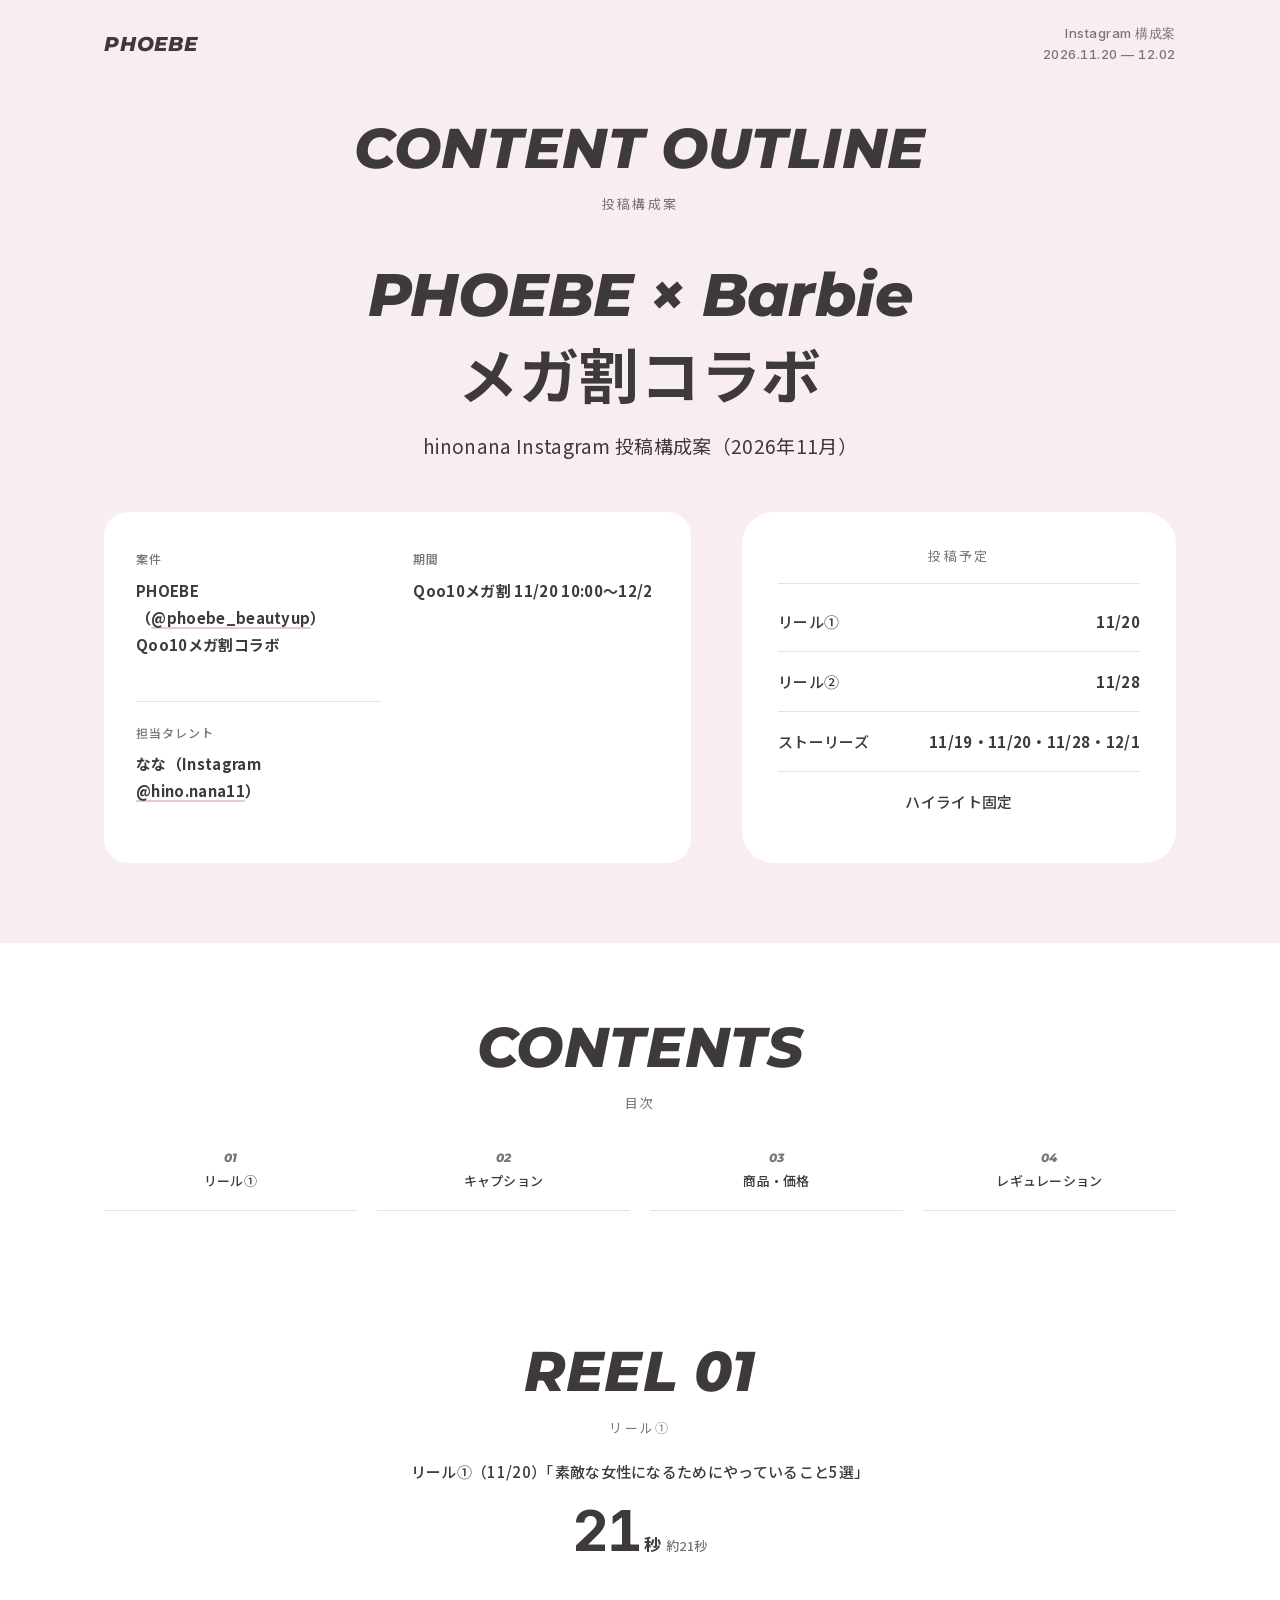
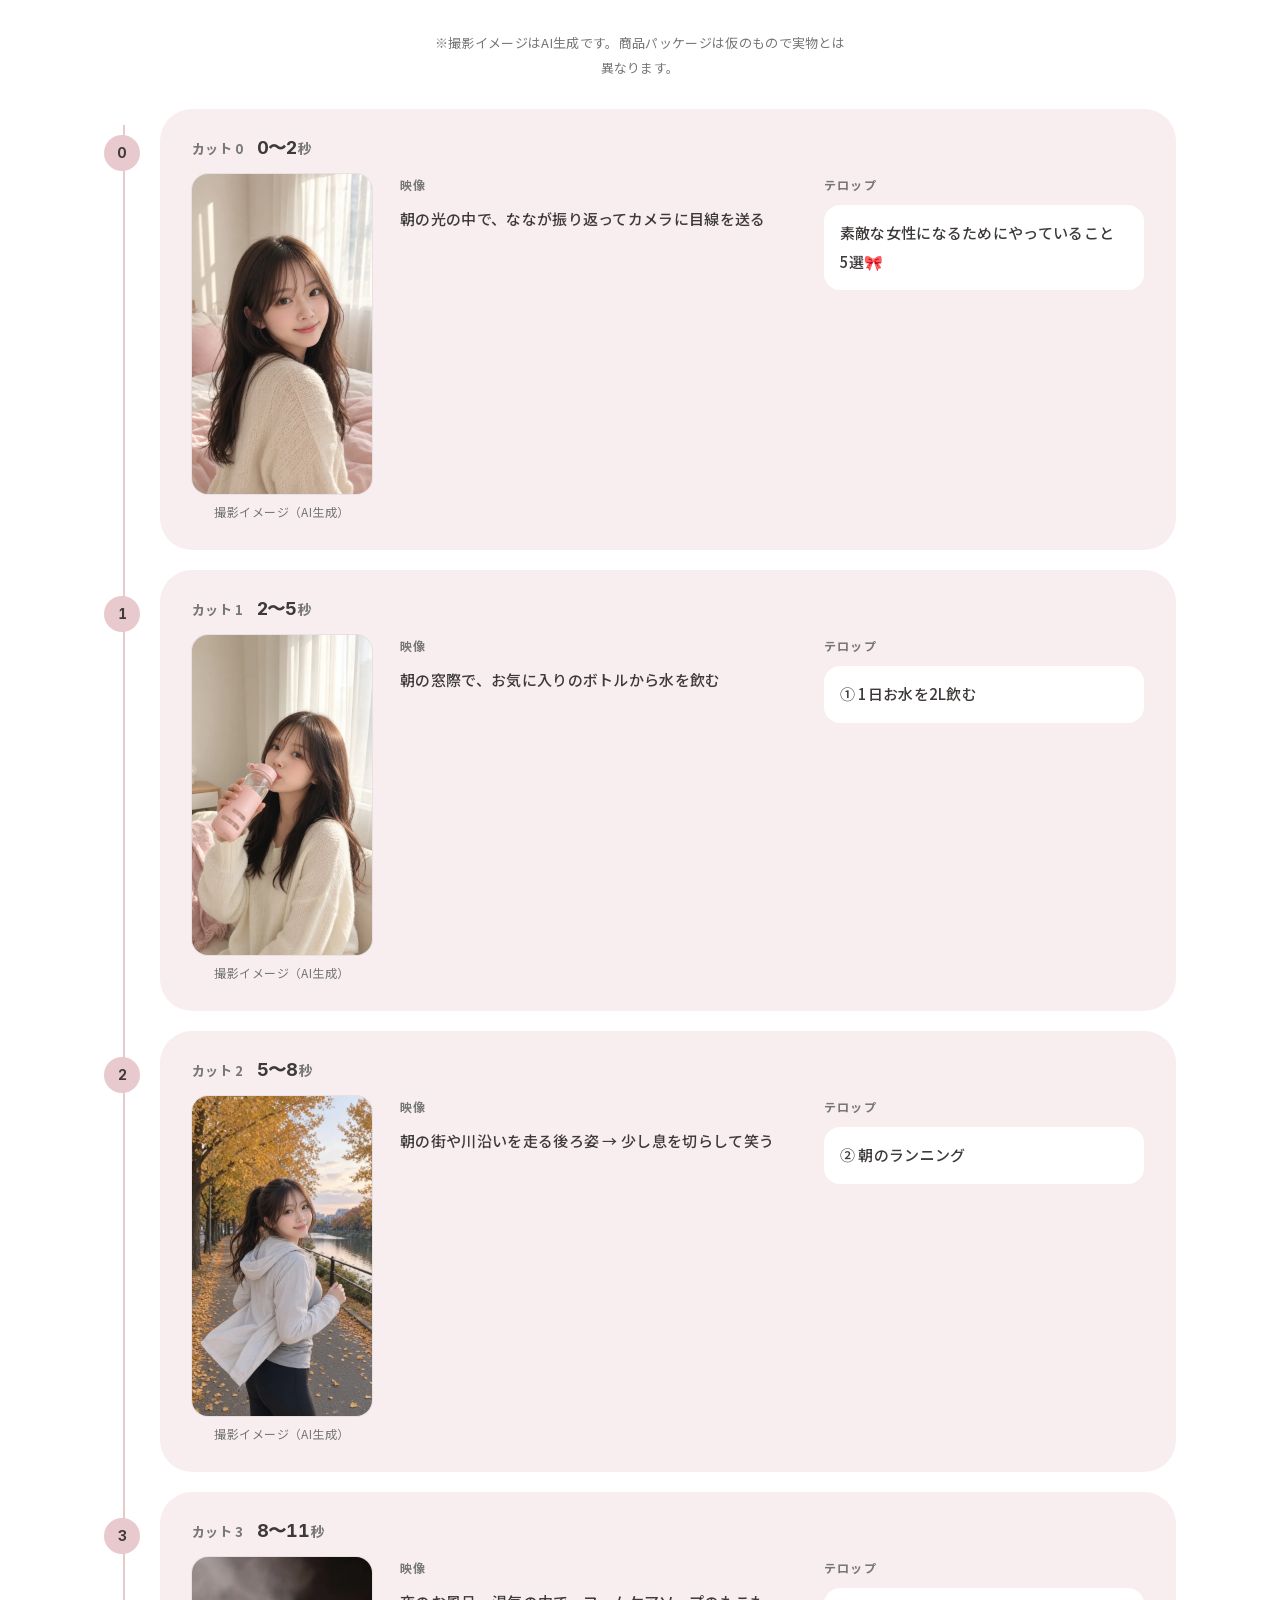
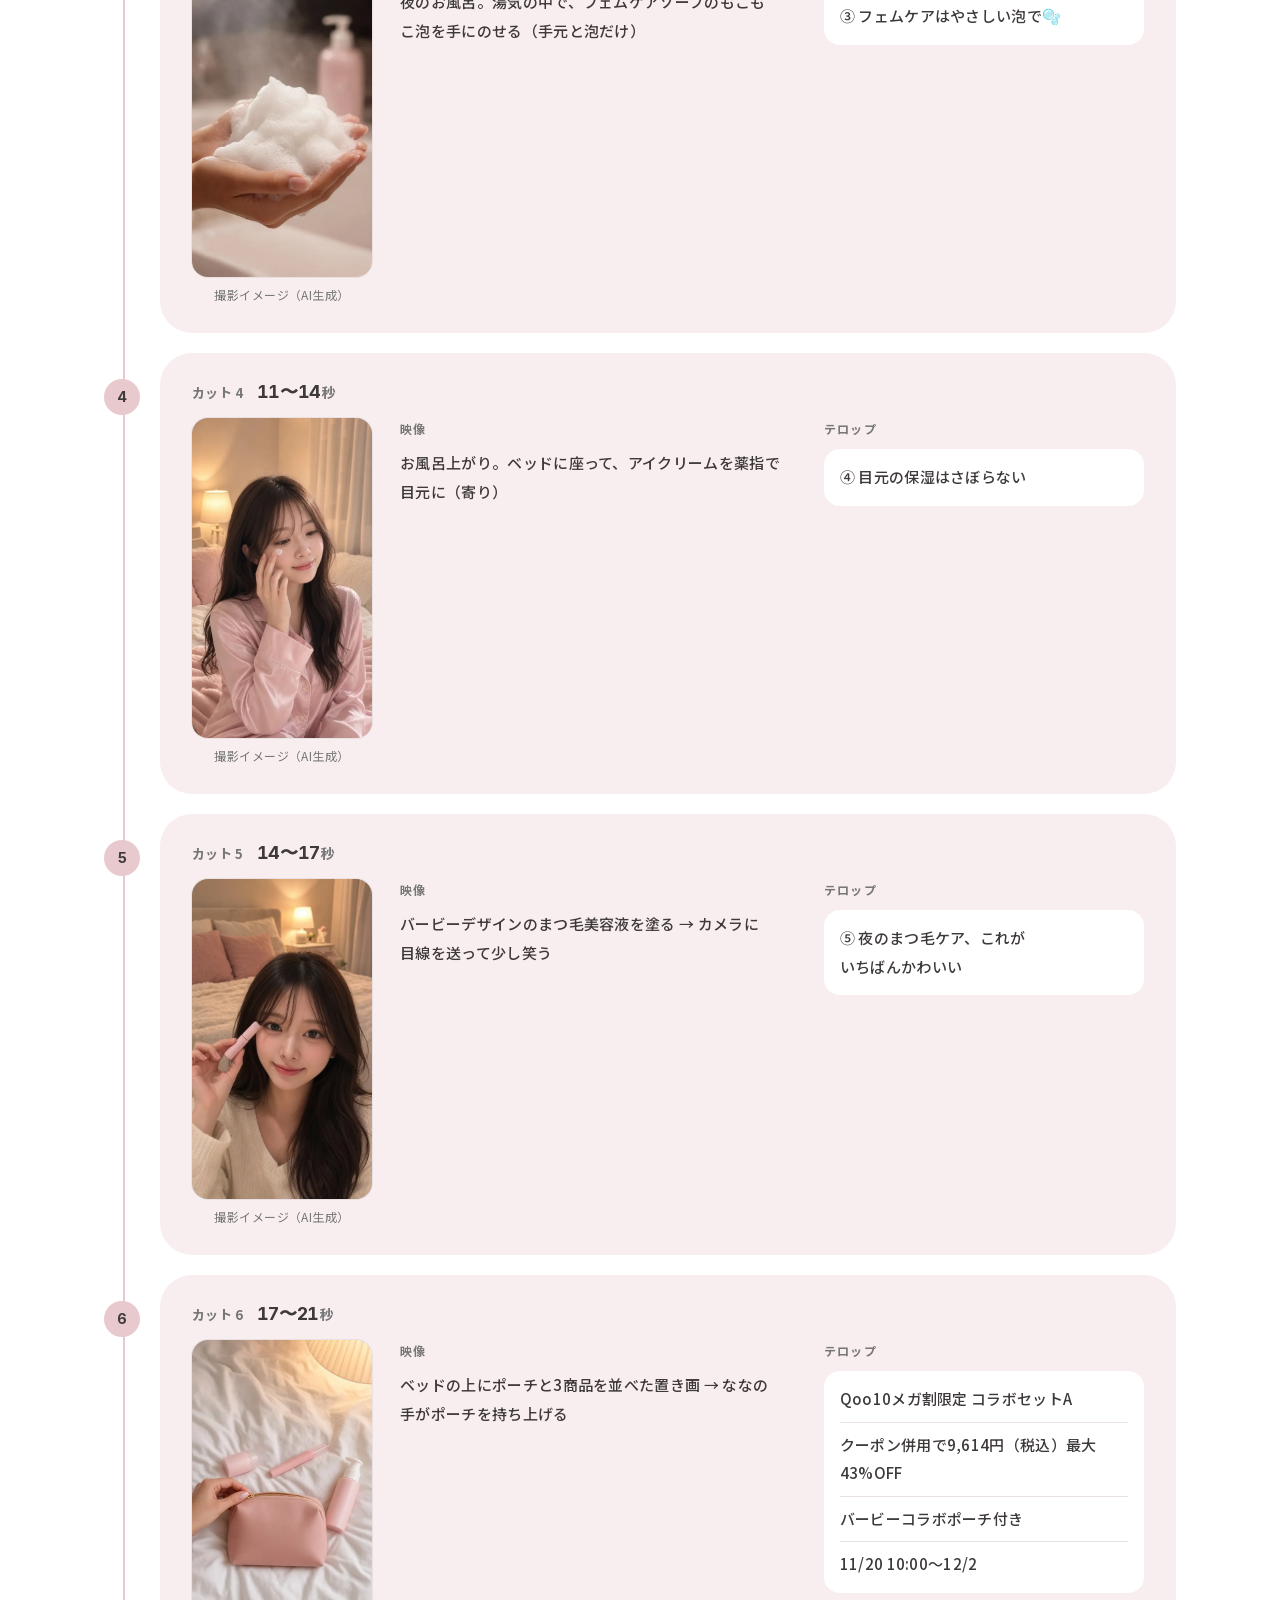
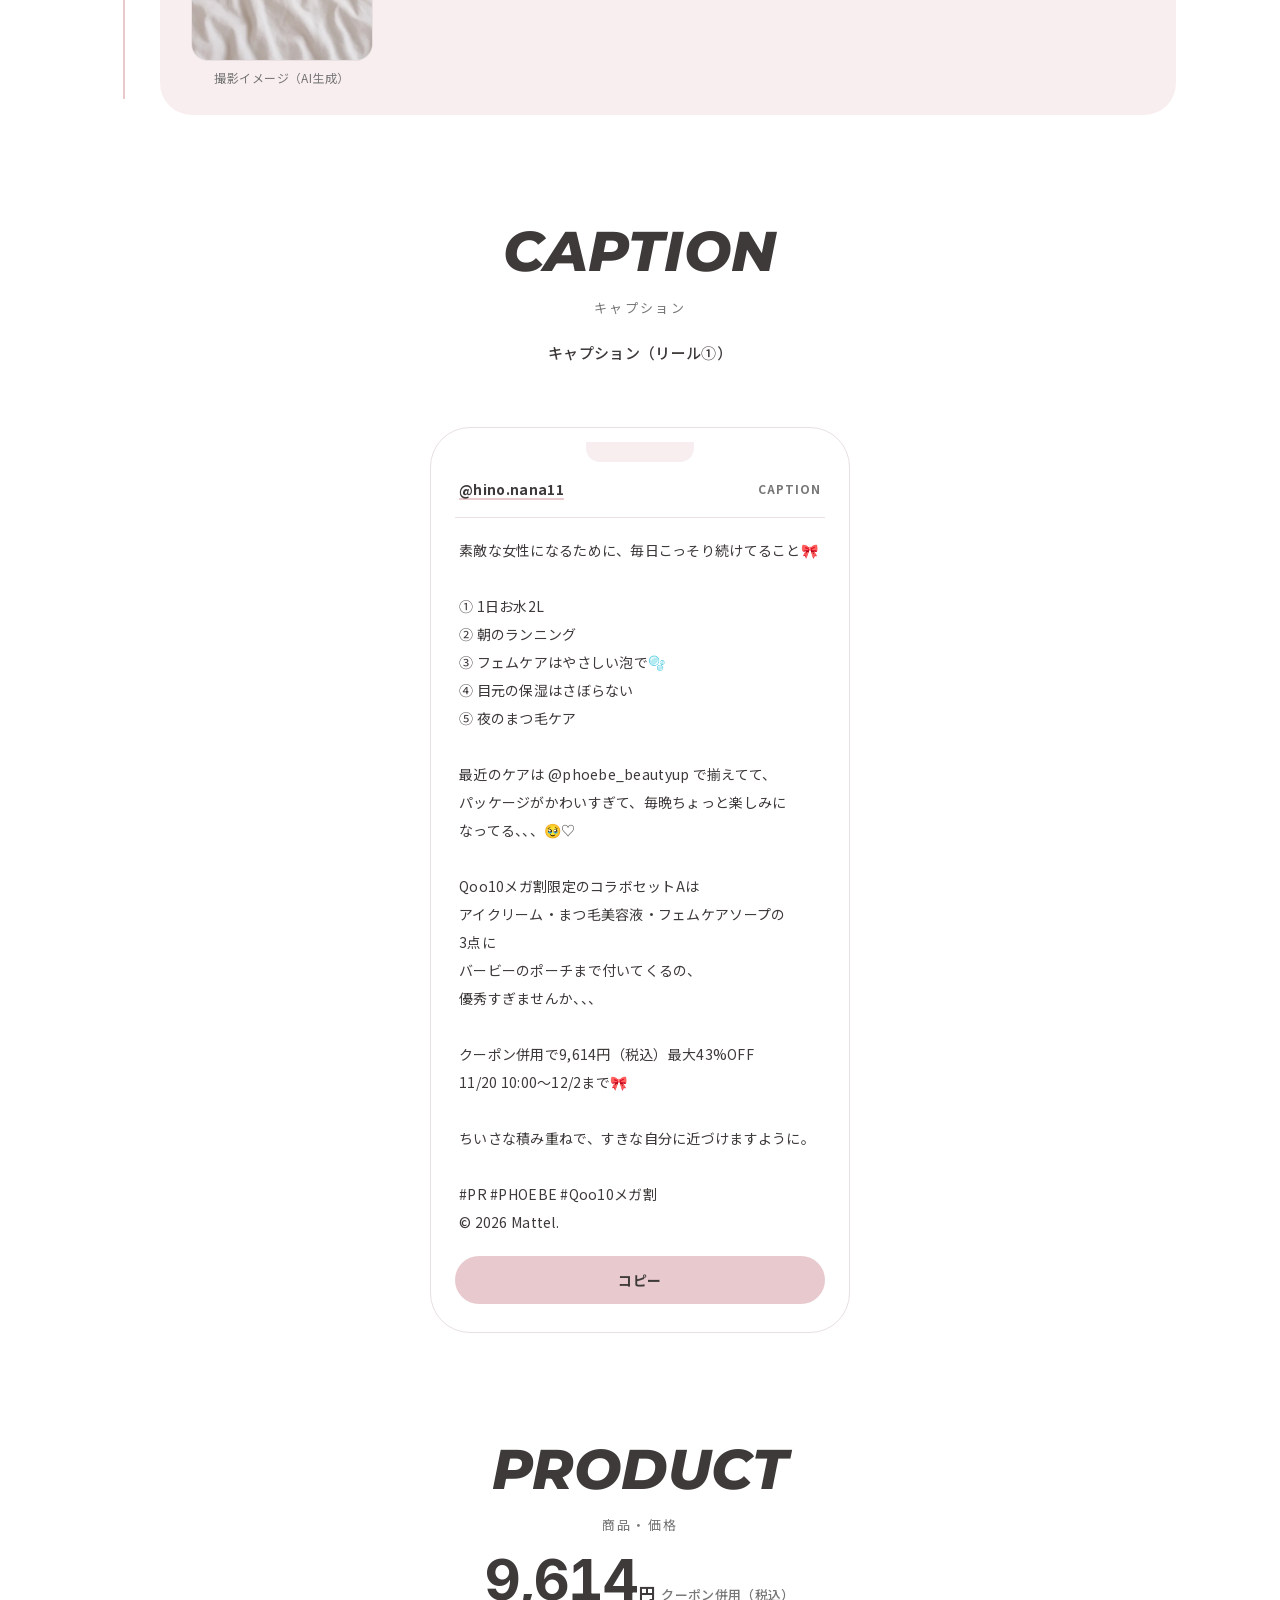
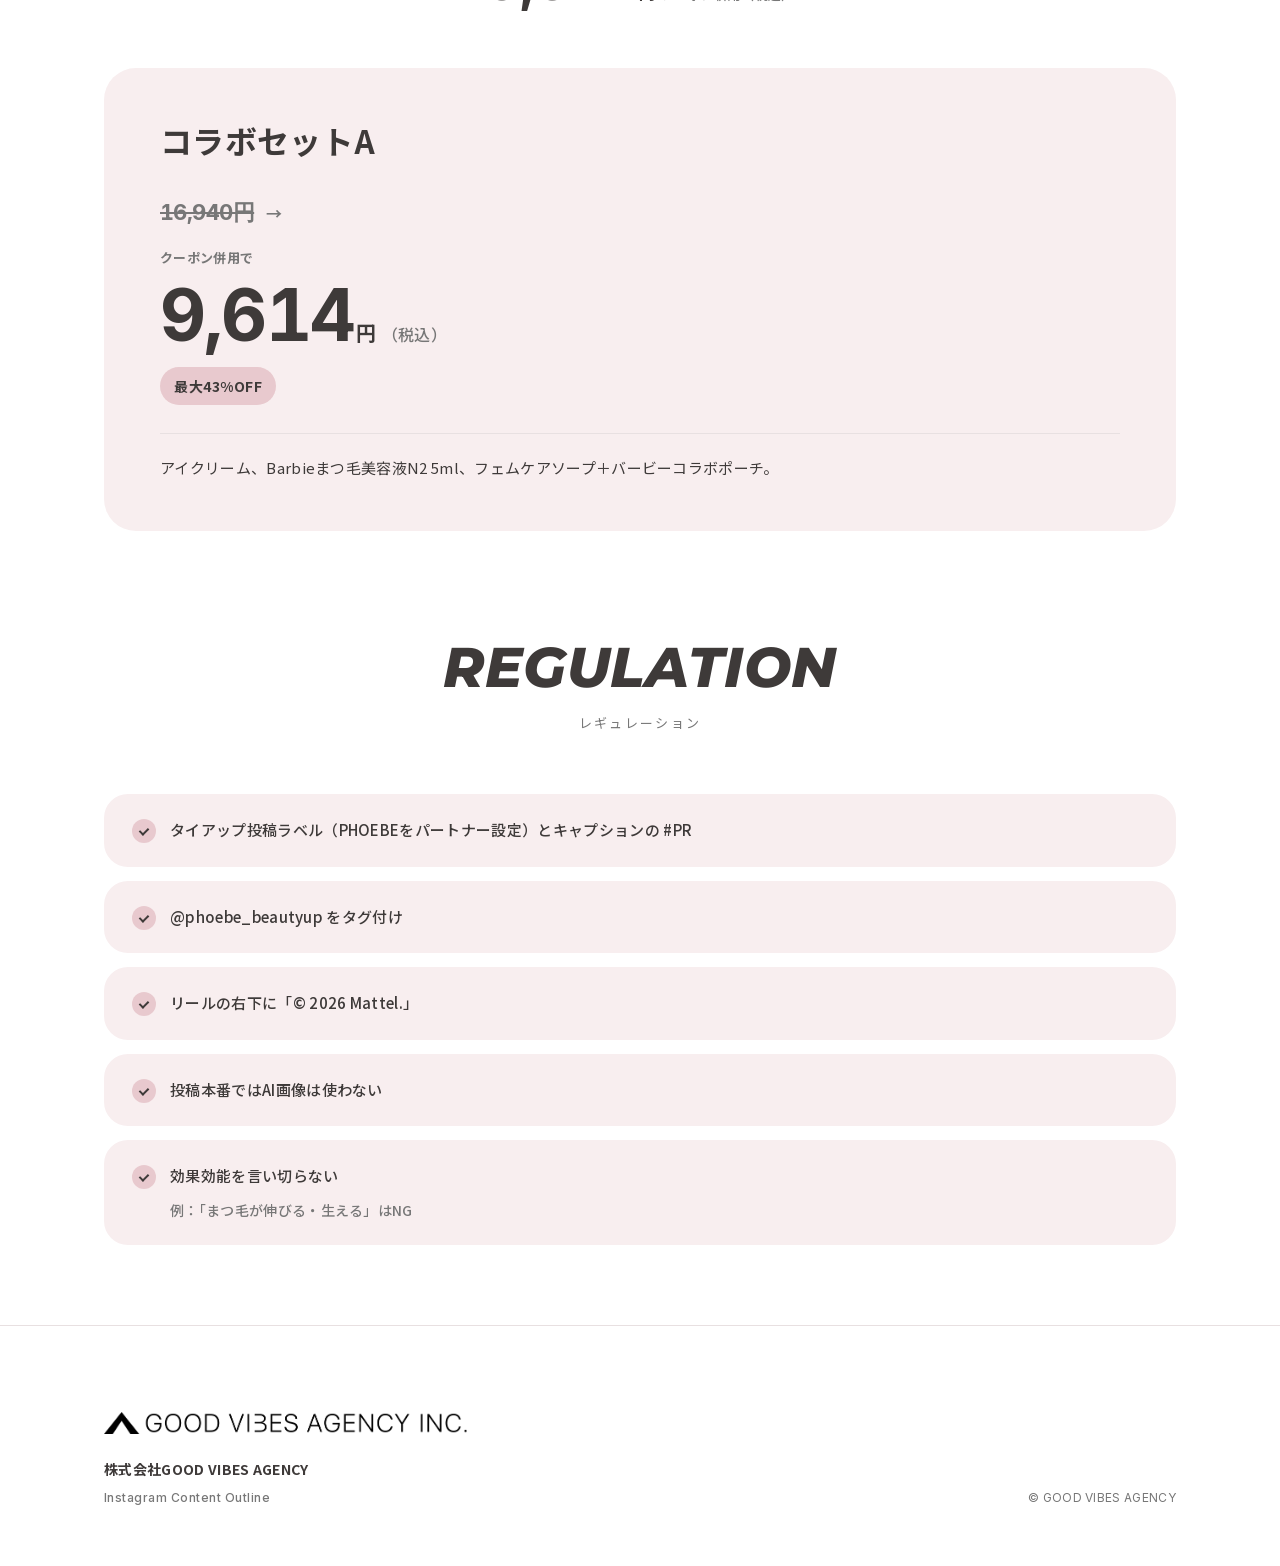
<file: index.html>
<!DOCTYPE html>
<html lang="ja">
<head>
<meta charset="utf-8">
<meta name="viewport" content="width=device-width,initial-scale=1">
<title>PHOEBE × Barbie メガ割コラボ ／ hinonana Instagram 投稿構成案（2026年11月）｜GOOD VIBES AGENCY</title>
<meta name="robots" content="noindex,nofollow">
<meta name="description" content="PHOEBE × Barbie メガ割コラボ ／ hinonana Instagram 投稿構成案（2026年11月）">
<link rel="canonical" href="https://goodvibesagency.tokyo/202611-phoebe-hinonana-contentoutline-001/">
<meta property="og:type" content="website">
<meta property="og:locale" content="ja_JP">
<meta property="og:site_name" content="GOOD VIBES AGENCY">
<meta property="og:title" content="PHOEBE × Barbie メガ割コラボ ／ hinonana Instagram 投稿構成案（2026年11月）">
<meta property="og:description" content="PHOEBE（@phoebe_beautyup）Qoo10メガ割コラボ。担当タレント：なな（Instagram @hino.nana11）。期間：11/20 10:00〜12/2。">
<meta property="og:url" content="https://goodvibesagency.tokyo/202611-phoebe-hinonana-contentoutline-001/">
<meta property="og:image" content="https://goodvibesagency.tokyo/202611-phoebe-hinonana-contentoutline-001/assets/gva_logo_horizontal.png">
<meta name="twitter:card" content="summary">
<meta name="twitter:title" content="PHOEBE × Barbie メガ割コラボ ／ hinonana Instagram 投稿構成案（2026年11月）">
<meta name="twitter:description" content="PHOEBE（@phoebe_beautyup）Qoo10メガ割コラボ。担当タレント：なな（Instagram @hino.nana11）。期間：11/20 10:00〜12/2。">
<meta name="theme-color" content="#F8EEEF">
<link rel="preconnect" href="https://fonts.googleapis.com">
<link rel="preconnect" href="https://fonts.gstatic.com" crossorigin>
<link rel="stylesheet" href="https://fonts.googleapis.com/css2?family=Montserrat:ital,wght@1,700;1,800;1,900&amp;family=Noto+Sans+JP:wght@400;500;700&amp;display=swap">
<link rel="stylesheet" href="assets/fonts/fonts.css">
<link rel="stylesheet" href="tokens.css">
<style>
*{box-sizing:border-box;margin:0;padding:0}
html{scroll-behavior:smooth;color-scheme:light}
body{background:var(--gva-bg);color:var(--gva-fg);font-family:var(--gva-f-ja);font-size:var(--gva-fs-body);font-weight:400;line-height:1.9;letter-spacing:.02em;-webkit-font-smoothing:antialiased;word-break:auto-phrase;overflow-x:hidden}
img,svg,video{max-width:100%;height:auto;display:block}
.wrap{max-width:var(--gva-max-w);margin:0 auto;padding-inline:var(--gva-gutter-sp);min-width:0}
.num{font-family:var(--gva-f-en);font-feature-settings:var(--gva-num-feature);font-weight:700;line-height:1;letter-spacing:var(--gva-ls-num);white-space:nowrap}
.u{font-family:var(--gva-f-ja);font-weight:700;font-size:max(calc(1em * var(--gva-unit-ratio)),14px);letter-spacing:0;margin-left:.1em}
.nw,.hash{white-space:nowrap}
.sub{color:var(--gva-fg-sub)}
a{color:inherit;text-decoration:underline;text-decoration-color:var(--gva-accent);text-decoration-thickness:1.5px;text-underline-offset:3px}
:focus-visible{outline:2px solid var(--phoebe-ink);outline-offset:3px}

/* トップの薄ピンク帯 */
.hero-band{background:var(--phoebe-pink)}

/* マストヘッド */
.masthead{height:var(--gva-masthead-h-sp);display:flex;align-items:center;justify-content:space-between;gap:var(--gva-logo-clear-sp);min-width:0}
.logo-slot{flex:0 1 auto;display:flex;align-items:center;min-width:0;margin-right:var(--gva-logo-clear-sp)}
.wordmark{font-family:var(--gva-f-display);font-weight:800;font-style:italic;font-size:clamp(14px,3.6vw,18px);letter-spacing:.04em;line-height:1;color:var(--phoebe-ink);white-space:nowrap;text-transform:uppercase}
.mh-right{text-align:right;font-family:var(--gva-f-en);font-size:var(--gva-fs-min);font-weight:500;line-height:1.6;letter-spacing:.04em;min-width:0;color:var(--phoebe-sub)}
.mh-right span{display:block}
.mh-right span+span{font-feature-settings:var(--gva-num-feature)}

/* 英字見出し + 和文サブ（PHOEBEの型） */
.sec-head{text-align:center;padding:64px 0 8px;min-width:0}
.sec-head .wrap{min-width:0}
.sec-en{display:block;font-family:var(--gva-f-display);font-weight:800;font-style:italic;font-size:clamp(26px,7vw,56px);letter-spacing:.01em;line-height:1.15;text-transform:uppercase;color:var(--phoebe-ink);overflow-wrap:anywhere}
.sec-ja{display:block;margin-top:14px;font-size:13px;font-weight:400;letter-spacing:.18em;color:var(--phoebe-sub);line-height:1.6}
.sec-title{margin:20px auto 0;max-width:36em;font-size:15px;font-weight:500;line-height:1.9;color:var(--phoebe-ink)}
.sec-stat{margin-top:16px;color:var(--phoebe-ink)}
.sec-stat .num{font-size:clamp(36px,8vw,56px);color:var(--phoebe-ink)}
.sec-stat-note{display:inline-block;margin-left:.4em;font-size:13px;font-weight:500;color:var(--phoebe-sub);vertical-align:middle}

/* ヒーロー */
.hero{padding-block:12px 56px;min-width:0;text-align:center}
.hero .sec-head{padding:12px 0 28px}
.hero h1{font-size:var(--gva-fs-h1);font-weight:700;line-height:1.3;letter-spacing:.01em;margin:8px 0 16px;color:var(--phoebe-ink)}
.hero-en{display:inline-block;font-family:var(--gva-f-display);font-weight:800;font-style:italic;letter-spacing:-0.01em}
.hero .lead{font-size:var(--gva-fs-lead);line-height:1.9;max-width:32em;margin-inline:auto;color:var(--phoebe-ink)}
.hero-grid{margin-top:36px;text-align:left}
.facts{display:grid;grid-template-columns:1fr;gap:0;min-width:0;background:var(--phoebe-white);border-radius:var(--gva-radius-panel-sp);padding:8px 24px 12px}
.facts div{display:flex;flex-direction:column;gap:6px;min-width:0;padding:18px 0;border-top:1px solid var(--gva-rule)}
.facts div:first-child{border-top:0}
.facts .k{font-size:12px;color:var(--phoebe-sub);font-weight:500;letter-spacing:.08em}
.facts .v{font-size:15px;font-weight:700;line-height:1.8;overflow-wrap:anywhere}
.schedule{margin-top:20px;background:var(--phoebe-white);color:var(--phoebe-ink);border-radius:var(--gva-radius-panel-sp);padding:28px 24px;min-width:0}
.schedule h2{font-size:13px;font-weight:400;letter-spacing:.18em;color:var(--phoebe-sub);padding-bottom:14px;border-bottom:1px solid var(--gva-rule);text-align:center}
.schedule ul{list-style:none;margin-top:8px}
.schedule li{display:grid;grid-template-columns:minmax(0,8.5em) minmax(0,1fr);gap:12px 16px;padding:16px 0;border-bottom:1px solid var(--gva-rule);align-items:baseline;font-size:15px;font-weight:500;min-width:0;line-height:1.8}
.schedule li:last-child{border-bottom:0}
.schedule .when{font-weight:700;overflow-wrap:anywhere;text-align:right}
.schedule .what{overflow-wrap:anywhere}
.schedule li.solo{grid-template-columns:minmax(0,1fr)}
.schedule li.solo .what{text-align:center}

/* 目次 */
.toc{background:var(--phoebe-white);margin-top:0;padding-top:24px;padding-bottom:8px}
.toc .wrap{padding-block:24px}
.toc .sec-head{padding:24px 0 8px}
.toc ol{list-style:none;display:grid;grid-template-columns:1fr 1fr;gap:0 20px;margin-top:8px}
.toc li a{display:flex;flex-direction:column;gap:4px;align-items:center;justify-content:center;font-size:13px;font-weight:500;padding:18px 8px;border-bottom:1px solid var(--gva-rule);text-decoration:none;min-width:0;text-align:center;line-height:1.6}
.toc li a:hover{color:var(--phoebe-ink);box-shadow:inset 0 -2px 0 var(--phoebe-pink-ui)}
.toc li span{font-family:var(--gva-f-display);font-style:italic;font-size:12px;font-weight:800;letter-spacing:.04em;flex:0 0 auto;color:var(--phoebe-sub)}
.toc li a em{font-style:normal;min-width:0;overflow-wrap:anywhere}

.chap{padding-top:36px;padding-bottom:8px;min-width:0}

/* リール① タイムライン */
.timeline{list-style:none;margin:0;padding:0 0 0 48px;position:relative;min-width:0}
.timeline::before{content:"";position:absolute;left:16px;top:16px;bottom:16px;width:2px;background:var(--phoebe-pink-ui)}
.timeline > li{position:relative;margin-top:20px;min-width:0}
.timeline > li:first-child{margin-top:0}
.cut-no{position:absolute;left:-48px;top:22px;width:32px;height:32px;border-radius:50%;background:var(--phoebe-pink-ui);color:var(--phoebe-ink);display:flex;align-items:center;justify-content:center;z-index:1;font-size:13px}
.cut{background:var(--phoebe-pink);border-radius:var(--gva-radius-panel-sp);padding:24px;min-width:0}
.cut-time{font-size:13px;font-weight:700;color:var(--phoebe-sub);margin-bottom:14px;line-height:1.7}
.cut-time .num{font-size:18px;color:var(--phoebe-ink)}
.shoot-note{margin:12px auto 28px;max-width:36em;text-align:center;font-size:13px;line-height:1.9;color:var(--phoebe-sub)}
.cut-layout{display:grid;gap:16px;min-width:0;align-items:start}
.cut-shot{margin:0;min-width:0;max-width:168px}
.cut-shot img{display:block;width:100%;height:auto;aspect-ratio:9/16;object-fit:cover;border-radius:16px;background:var(--phoebe-white);box-shadow:0 0 0 1px var(--gva-rule)}
.cut-shot figcaption{margin-top:8px;font-size:12px;line-height:1.6;color:var(--phoebe-sub);letter-spacing:.04em;text-align:center}
.cut-body{display:grid;gap:18px;min-width:0}
.cut-body h3{font-size:var(--gva-fs-min);font-weight:700;letter-spacing:.12em;color:var(--phoebe-sub);margin-bottom:8px}
.cut-body p{font-size:15px;line-height:1.9;font-weight:500;overflow-wrap:anywhere;min-width:0}
.telop{background:var(--phoebe-white);border-radius:16px;padding:14px 16px;font-weight:700;line-height:1.8}
.telop span{display:block}
.telop span + span{margin-top:8px;padding-top:8px;border-top:1px solid var(--gva-rule)}

/* キャプション（端末風カード） */
.caption-grid{display:grid;gap:32px;min-width:0}
.phone{width:100%;max-width:420px;min-width:0;background:var(--phoebe-white);border:1px solid var(--gva-rule);border-radius:36px;padding:12px 20px 24px;margin:0 auto}
.phone-notch{width:108px;height:20px;background:var(--phoebe-pink);border-radius:0 0 14px 14px;margin:0 auto 14px}
.phone-head{display:flex;align-items:center;justify-content:space-between;gap:12px;padding:0 4px 14px;border-bottom:1px solid var(--gva-rule);min-width:0}
.phone-head .acct{font-size:14px;font-weight:700;min-width:0;overflow-wrap:anywhere}
.phone-head .tag{flex:0 0 auto;font-size:var(--gva-fs-min);font-weight:700;letter-spacing:.08em;color:var(--phoebe-sub)}
.caption-body{margin:0;padding:18px 4px 10px;font-family:inherit;font-size:14px;line-height:2;letter-spacing:.02em;white-space:pre-wrap;overflow-wrap:anywhere;overflow-x:hidden;max-width:100%;background:transparent;color:inherit;border:0;min-width:0}
.copy-btn{display:inline-flex;align-items:center;justify-content:center;width:100%;margin-top:10px;min-height:48px;padding:14px 16px;border:0;border-radius:999px;background:var(--phoebe-pink-ui);color:var(--phoebe-ink);font-family:inherit;font-size:14px;font-weight:700;letter-spacing:.04em;cursor:pointer}
.copy-btn:hover{filter:brightness(.97)}
.copy-btn:active{transform:translateY(1px)}
.sr-only{position:absolute;width:1px;height:1px;padding:0;margin:-1px;overflow:hidden;clip:rect(0,0,0,0);white-space:nowrap;border:0}
#caption-source{position:absolute;width:1px;height:1px;padding:0;margin:-1px;overflow:hidden;clip:rect(0,0,0,0);white-space:nowrap;border:0}

/* 商品・価格 */
.price-card{background:var(--phoebe-pink);border-radius:var(--gva-radius-panel-sp);padding:28px 24px;min-width:0}
.price-card h3{font-size:clamp(22px,2.6vw,32px);font-weight:700;line-height:1.5;margin-top:0}
.price-from-row{margin-top:28px;display:flex;align-items:baseline;gap:12px}
.price-from{font-family:var(--gva-f-en);font-feature-settings:var(--gva-num-feature);font-size:22px;font-weight:700;color:var(--phoebe-sub);letter-spacing:var(--gva-ls-num);text-decoration:line-through;text-decoration-thickness:1.5px;white-space:nowrap}
.price-arrow{color:var(--phoebe-sub);font-weight:700}
.price-now{margin-top:12px;min-width:0}
.price-now .label{display:block;font-size:13px;font-weight:700;color:var(--phoebe-sub);margin-bottom:8px}
.price-now .num{font-size:clamp(40px,11vw,72px);color:var(--phoebe-ink);line-height:1;white-space:nowrap}
.price-now .num .u{color:var(--phoebe-ink);font-size:max(18px,.28em)}
.price-off{display:inline-block;margin-top:16px;background:var(--phoebe-pink-ui);color:var(--phoebe-ink);font-size:14px;font-weight:700;padding:6px 14px;border-radius:999px;letter-spacing:.04em}
.price-note{display:inline;margin-left:.35em;font-size:16px;color:var(--phoebe-sub);font-weight:500;vertical-align:baseline}
.contents{margin-top:28px;padding-top:20px;border-top:1px solid var(--gva-rule);font-size:15px;line-height:1.9;overflow-wrap:anywhere}

/* レギュレーション */
.regs{list-style:none;margin:0;padding:0;display:grid;gap:14px;min-width:0}
.regs li{display:grid;grid-template-columns:auto minmax(0,1fr);gap:14px;align-items:flex-start;background:var(--phoebe-pink);border-radius:20px;padding:20px 22px;min-width:0}
.mk{display:inline-flex;align-items:center;justify-content:center;width:24px;height:24px;flex:0 0 24px;margin-top:3px;border-radius:var(--gva-radius-badge);background:var(--phoebe-pink-ui);color:var(--phoebe-ink)}
.mk i{position:relative;width:12px;height:12px}
.mk i::before{content:"";position:absolute;left:3px;top:1px;width:4px;height:7px;border:solid currentColor;border-width:0 2px 2px 0;transform:rotate(45deg)}
.regs p{font-size:15px;font-weight:500;line-height:1.9;overflow-wrap:anywhere;min-width:0}
.regs .ng{display:block;margin-top:6px;color:var(--phoebe-sub);font-size:14px}

/* フッター */
.sign{border-top:1px solid var(--gva-rule);margin-top:var(--gva-section-sp);background:var(--phoebe-white)}
.sign .wrap{padding-block:48px 40px}
.sign .logo{display:block;height:var(--gva-sign-logo-h-sp);width:auto;aspect-ratio:var(--gva-sign-logo-ratio);margin:var(--gva-sign-logo-h-sp) 0}
.sign .co{margin-top:20px;font-size:14px;font-weight:700}
.sign .en{font-family:var(--gva-f-en);font-size:12px;font-weight:500;letter-spacing:.04em;color:var(--phoebe-sub);margin-top:4px}
.sign small{display:block;margin-top:28px;font-family:var(--gva-f-en);font-size:12px;color:var(--phoebe-sub)}

@media (min-width:640px){
  .facts{grid-template-columns:1fr 1fr;gap:0 32px;padding:16px 32px}
  .facts div{padding:20px 0}
  .facts div:nth-child(1),.facts div:nth-child(2){border-top:0}
}
@media (min-width:1024px){
  .wrap{padding-inline:var(--gva-gutter-pc)}
  .masthead{height:var(--gva-masthead-h-pc);gap:var(--gva-logo-clear-pc)}
  .logo-slot{margin-right:var(--gva-logo-clear-pc)}
  .wordmark{font-size:20px}
  .mh-right{font-size:13px}
  .hero{padding-block:16px 80px}
  .hero-grid{display:grid;grid-template-columns:minmax(0,1.15fr) minmax(0,.85fr);gap:clamp(32px,4vw,56px);align-items:stretch;margin-top:48px}
  .facts{margin:0;height:100%}
  .schedule{margin-top:0;padding:32px 36px;border-radius:var(--gva-radius-panel-pc)}
  .sec-head{padding:96px 0 12px}
  .toc ol{grid-template-columns:repeat(4,1fr)}
  .chap{padding-top:48px}
  .timeline{padding-left:56px}
  .timeline::before{left:19px}
  .cut-no{left:-56px;width:36px;height:36px;top:26px;font-size:14px}
  .cut{border-radius:var(--gva-radius-panel-pc);padding:28px 32px}
  .cut-layout{grid-template-columns:180px minmax(0,1fr);gap:28px}
  .cut-shot{max-width:180px}
  .cut-body{grid-template-columns:minmax(0,1.1fr) minmax(0,.9fr);gap:32px}
  .phone{border-radius:40px;padding:14px 24px 28px}
  .price-card{border-radius:var(--gva-radius-panel-pc);padding:48px 56px}
  .regs li{padding:22px 28px;border-radius:24px}
  .sign .wrap{display:flex;justify-content:space-between;align-items:flex-end;gap:40px;padding-block:64px 56px}
  .sign .logo{height:var(--gva-sign-logo-h-pc);margin:var(--gva-sign-logo-h-pc) 0}
  .sign small{margin-top:0}
}

@media print{
  body{background:#fff;color:#3E3A39}
  .hero-band{background:#F8EEEF;print-color-adjust:exact;-webkit-print-color-adjust:exact}
  .toc{display:none}
  .cut,.regs li,.price-card,.phone,.schedule,.facts{break-inside:avoid}
  .copy-btn{display:none}
  a{text-decoration:none}
  .cut-no,.mk,.price-off,.copy-btn,.telop,.sec-en{print-color-adjust:exact;-webkit-print-color-adjust:exact}
}
@media (prefers-reduced-motion:reduce){
  html{scroll-behavior:auto}
  .copy-btn:active{transform:none}
}
</style>
</head>
<body>
<div class="hero-band">
<header class="wrap">
  <div class="masthead">
    <div class="logo-slot"><span class="wordmark">PHOEBE</span></div>
    <div class="mh-right"><span>Instagram 構成案</span><span>2026.11.20 — 12.02</span></div>
  </div>
</header>
<section class="wrap hero" id="overview">
  <div class="sec-head">
    <p class="sec-en">Content Outline</p>
    <p class="sec-ja">投稿構成案</p>
  </div>
  <h1><span class="hero-en">PHOEBE × Barbie</span><br>メガ割コラボ</h1>
  <p class="lead">hinonana Instagram 投稿構成案（2026年11月）</p>
  <div class="hero-grid">
    <div>
      <div class="facts">
        <div>
          <span class="k">案件</span>
          <p class="v">PHOEBE（<a href="https://www.instagram.com/phoebe_beautyup/">@phoebe_beautyup</a>）Qoo10メガ割コラボ</p>
        </div>
        <div>
          <span class="k">期間</span>
          <p class="v">Qoo10メガ割 11/20 10:00〜12/2</p>
        </div>
        <div>
          <span class="k">担当タレント</span>
          <p class="v">なな（Instagram <a href="https://www.instagram.com/hino.nana11/">@hino.nana11</a>）</p>
        </div>
      </div>
    </div>
    <aside class="schedule" aria-labelledby="sched-title">
      <h2 id="sched-title">投稿予定</h2>
      <ul>
        <li><span class="what">リール①</span><span class="when">11/20</span></li>
        <li><span class="what">リール②</span><span class="when">11/28</span></li>
        <li><span class="what">ストーリーズ</span><span class="when">11/19・11/20・11/28・12/1</span></li>
        <li class="solo"><span class="what">ハイライト固定</span></li>
      </ul>
    </aside>
  </div>
</section>
</div>

<main>
<nav class="toc" aria-label="目次">
  <div class="wrap">
    <div class="sec-head">
      <p class="sec-en">Contents</p>
      <p class="sec-ja">目次</p>
    </div>
    <ol>
      <li><a href="#reel"><span>01</span><em>リール①</em></a></li>
      <li><a href="#caption"><span>02</span><em>キャプション</em></a></li>
      <li><a href="#product"><span>03</span><em>商品・価格</em></a></li>
      <li><a href="#rules"><span>04</span><em>レギュレーション</em></a></li>
    </ol>
  </div>
</nav>

<header class="sec-head" id="reel">
  <div class="wrap">
    <h2>
      <span class="sec-en">Reel 01</span>
      <span class="sec-ja">リール①</span>
    </h2>
    <p class="sec-title">リール①（11/20）「素敵な女性になるためにやっていること5選」</p>
    <p class="sec-stat"><span class="num">21<span class="u">秒</span></span><span class="sec-stat-note">約21秒</span></p>
  </div>
</header>
<section class="wrap chap" aria-labelledby="reel">
  <p class="shoot-note">※撮影イメージはAI生成です。商品パッケージは仮のもので実物とは異なります。</p>
  <ol class="timeline">
    <li>
      <div class="cut-no" aria-hidden="true"><span class="num">0</span></div>
      <article class="cut">
        <p class="cut-time"><span class="k">カット 0　</span><span class="num">0〜2</span><span class="u">秒</span></p>
        <div class="cut-layout">
          <figure class="cut-shot">
            <img src="assets/shoot/cut0.webp" width="540" height="960" alt="カット0の撮影イメージ（AI生成）" loading="eager" decoding="async">
            <figcaption>撮影イメージ（AI生成）</figcaption>
          </figure>
          <div class="cut-body">
          <div>
            <h3>映像</h3>
            <p>朝の光の中で、ななが振り返ってカメラに目線を送る</p>
          </div>
          <div>
            <h3>テロップ</h3>
            <p class="telop">素敵な女性になるためにやっていること5選🎀</p>
          </div>
        </div>
        </div>
      </article>
    </li>
    <li>
      <div class="cut-no" aria-hidden="true"><span class="num">1</span></div>
      <article class="cut">
        <p class="cut-time"><span class="k">カット 1　</span><span class="num">2〜5</span><span class="u">秒</span></p>
        <div class="cut-layout">
          <figure class="cut-shot">
            <img src="assets/shoot/cut1.webp" width="540" height="960" alt="カット1の撮影イメージ（AI生成）" loading="lazy" decoding="async">
            <figcaption>撮影イメージ（AI生成）</figcaption>
          </figure>
          <div class="cut-body">
          <div>
            <h3>映像</h3>
            <p>朝の窓際で、お気に入りのボトルから水を飲む</p>
          </div>
          <div>
            <h3>テロップ</h3>
            <p class="telop">① 1日お水を2L飲む</p>
          </div>
        </div>
        </div>
      </article>
    </li>
    <li>
      <div class="cut-no" aria-hidden="true"><span class="num">2</span></div>
      <article class="cut">
        <p class="cut-time"><span class="k">カット 2　</span><span class="num">5〜8</span><span class="u">秒</span></p>
        <div class="cut-layout">
          <figure class="cut-shot">
            <img src="assets/shoot/cut2.webp" width="540" height="960" alt="カット2の撮影イメージ（AI生成）" loading="lazy" decoding="async">
            <figcaption>撮影イメージ（AI生成）</figcaption>
          </figure>
          <div class="cut-body">
          <div>
            <h3>映像</h3>
            <p>朝の街や川沿いを走る後ろ姿 → 少し息を切らして笑う</p>
          </div>
          <div>
            <h3>テロップ</h3>
            <p class="telop">② 朝のランニング</p>
          </div>
        </div>
        </div>
      </article>
    </li>
    <li>
      <div class="cut-no" aria-hidden="true"><span class="num">3</span></div>
      <article class="cut">
        <p class="cut-time"><span class="k">カット 3　</span><span class="num">8〜11</span><span class="u">秒</span></p>
        <div class="cut-layout">
          <figure class="cut-shot">
            <img src="assets/shoot/cut3.webp" width="540" height="960" alt="カット3の撮影イメージ（AI生成）" loading="lazy" decoding="async">
            <figcaption>撮影イメージ（AI生成）</figcaption>
          </figure>
          <div class="cut-body">
          <div>
            <h3>映像</h3>
            <p>夜のお風呂。湯気の中で、フェムケアソープのもこもこ泡を手にのせる（手元と泡だけ）</p>
          </div>
          <div>
            <h3>テロップ</h3>
            <p class="telop">③ フェムケアはやさしい泡で🫧</p>
          </div>
        </div>
        </div>
      </article>
    </li>
    <li>
      <div class="cut-no" aria-hidden="true"><span class="num">4</span></div>
      <article class="cut">
        <p class="cut-time"><span class="k">カット 4　</span><span class="num">11〜14</span><span class="u">秒</span></p>
        <div class="cut-layout">
          <figure class="cut-shot">
            <img src="assets/shoot/cut4.webp" width="540" height="960" alt="カット4の撮影イメージ（AI生成）" loading="lazy" decoding="async">
            <figcaption>撮影イメージ（AI生成）</figcaption>
          </figure>
          <div class="cut-body">
          <div>
            <h3>映像</h3>
            <p>お風呂上がり。ベッドに座って、アイクリームを薬指で目元に（寄り）</p>
          </div>
          <div>
            <h3>テロップ</h3>
            <p class="telop">④ 目元の保湿はさぼらない</p>
          </div>
        </div>
        </div>
      </article>
    </li>
    <li>
      <div class="cut-no" aria-hidden="true"><span class="num">5</span></div>
      <article class="cut">
        <p class="cut-time"><span class="k">カット 5　</span><span class="num">14〜17</span><span class="u">秒</span></p>
        <div class="cut-layout">
          <figure class="cut-shot">
            <img src="assets/shoot/cut5.webp" width="540" height="960" alt="カット5の撮影イメージ（AI生成）" loading="lazy" decoding="async">
            <figcaption>撮影イメージ（AI生成）</figcaption>
          </figure>
          <div class="cut-body">
          <div>
            <h3>映像</h3>
            <p>バービーデザインのまつ毛美容液を塗る → カメラに目線を送って少し笑う</p>
          </div>
          <div>
            <h3>テロップ</h3>
            <p class="telop">⑤ 夜のまつ毛ケア、これがいちばんかわいい</p>
          </div>
        </div>
        </div>
      </article>
    </li>
    <li>
      <div class="cut-no" aria-hidden="true"><span class="num">6</span></div>
      <article class="cut">
        <p class="cut-time"><span class="k">カット 6　</span><span class="num">17〜21</span><span class="u">秒</span></p>
        <div class="cut-layout">
          <figure class="cut-shot">
            <img src="assets/shoot/cut6.webp" width="540" height="960" alt="カット6の撮影イメージ（AI生成）" loading="lazy" decoding="async">
            <figcaption>撮影イメージ（AI生成）</figcaption>
          </figure>
          <div class="cut-body">
          <div>
            <h3>映像</h3>
            <p>ベッドの上にポーチと3商品を並べた置き画 → ななの手がポーチを持ち上げる</p>
          </div>
          <div>
            <h3>テロップ</h3>
            <p class="telop"><span>Qoo10メガ割限定 コラボセットA</span><span>クーポン併用で9,614円（税込）最大43%OFF</span><span>バービーコラボポーチ付き</span><span>11/20 10:00〜12/2</span></p>
          </div>
        </div>
        </div>
      </article>
    </li>
  </ol>
</section>

<header class="sec-head" id="caption">
  <div class="wrap">
    <h2>
      <span class="sec-en">Caption</span>
      <span class="sec-ja">キャプション</span>
    </h2>
    <p class="sec-title">キャプション（リール①）</p>
  </div>
</header>
<section class="wrap chap" aria-labelledby="caption">
  <div class="caption-grid">
    <div class="phone">
      <div class="phone-notch" aria-hidden="true"></div>
      <div class="phone-head">
        <p class="acct"><a href="https://www.instagram.com/hino.nana11/">@hino.nana11</a></p>
        <p class="tag">CAPTION</p>
      </div>
      <pre class="caption-body" id="caption-text">素敵な女性になるために、毎日こっそり続けてること🎀

① 1日お水2L
② 朝のランニング
③ フェムケアはやさしい泡で🫧
④ 目元の保湿はさぼらない
⑤ 夜のまつ毛ケア

最近のケアは @phoebe_beautyup で揃えてて、
パッケージがかわいすぎて、毎晩ちょっと楽しみになってる、、、🥹♡

Qoo10メガ割限定のコラボセットAは
アイクリーム・まつ毛美容液・フェムケアソープの3点に
バービーのポーチまで付いてくるの、優秀すぎませんか、、、

クーポン併用で9,614円（税込）最大43%OFF
11/20 10:00〜12/2まで🎀

ちいさな積み重ねで、すきな自分に近づけますように。

<span class="hash">#PR</span> <span class="hash">#PHOEBE</span> <span class="hash">#Qoo10メガ割</span>
© 2026 Mattel.</pre>
      <button type="button" class="copy-btn" id="copy-caption" data-idle="コピー" data-done="コピーしました" aria-label="コピー">
        <span class="copy-label">コピー</span>
      </button>
      <p class="sr-only" id="copy-status" aria-live="polite"></p>
    </div>
  </div>
</section>
<textarea id="caption-source" readonly hidden>素敵な女性になるために、毎日こっそり続けてること🎀

① 1日お水2L
② 朝のランニング
③ フェムケアはやさしい泡で🫧
④ 目元の保湿はさぼらない
⑤ 夜のまつ毛ケア

最近のケアは @phoebe_beautyup で揃えてて、
パッケージがかわいすぎて、毎晩ちょっと楽しみになってる、、、🥹♡

Qoo10メガ割限定のコラボセットAは
アイクリーム・まつ毛美容液・フェムケアソープの3点に
バービーのポーチまで付いてくるの、優秀すぎませんか、、、

クーポン併用で9,614円（税込）最大43%OFF
11/20 10:00〜12/2まで🎀

ちいさな積み重ねで、すきな自分に近づけますように。

#PR #PHOEBE #Qoo10メガ割
© 2026 Mattel.</textarea>

<header class="sec-head" id="product">
  <div class="wrap">
    <h2>
      <span class="sec-en">Product</span>
      <span class="sec-ja">商品・価格</span>
    </h2>
    <p class="sec-stat"><span class="num">9,614<span class="u">円</span></span><span class="sec-stat-note">クーポン併用（税込）</span></p>
  </div>
</header>
<section class="wrap chap" aria-labelledby="product">
  <div class="price-card">
    <h3>コラボセットA</h3>
    <div class="price-from-row">
      <span class="price-from">16,940円</span>
      <span class="price-arrow" aria-hidden="true">→</span>
    </div>
    <div class="price-now">
      <span class="label">クーポン併用で</span>
      <span class="num">9,614<span class="u">円</span></span><span class="price-note">（税込）</span>
    </div>
    <p class="price-off">最大43%OFF</p>
    <p class="contents">アイクリーム、Barbieまつ毛美容液N2 5ml、フェムケアソープ＋バービーコラボポーチ。</p>
  </div>
</section>

<header class="sec-head" id="rules">
  <div class="wrap">
    <h2>
      <span class="sec-en">Regulation</span>
      <span class="sec-ja">レギュレーション</span>
    </h2>
  </div>
</header>
<section class="wrap chap" aria-labelledby="rules">
  <ul class="regs">
    <li>
      <span class="mk" aria-hidden="true"><i></i></span>
      <p>タイアップ投稿ラベル（PHOEBEをパートナー設定）とキャプションの #PR</p>
    </li>
    <li>
      <span class="mk" aria-hidden="true"><i></i></span>
      <p>@phoebe_beautyup をタグ付け</p>
    </li>
    <li>
      <span class="mk" aria-hidden="true"><i></i></span>
      <p>リールの右下に「© 2026 Mattel.」</p>
    </li>
    <li>
      <span class="mk" aria-hidden="true"><i></i></span>
      <p>投稿本番ではAI画像は使わない</p>
    </li>
    <li>
      <span class="mk" aria-hidden="true"><i></i></span>
      <p>効果効能を言い切らない<span class="ng">例：「まつ毛が伸びる・生える」はNG</span></p>
    </li>
  </ul>
</section>
</main>

<footer class="sign">
  <div class="wrap">
    <div>
      <img class="logo" src="assets/gva_logo_horizontal.png" width="857" height="52" alt="GOOD VIBES AGENCY">
      <p class="co">株式会社GOOD VIBES AGENCY</p>
      <p class="en">Instagram Content Outline</p>
    </div>
    <small>© GOOD VIBES AGENCY</small>
  </div>
</footer>
<script src="assets/copy.js"></script>
</body>
</html>
</file>
<file: assets/fonts/fonts.css>
/* 自前配信の書体。Inter・Noto Sans JP は SIL Open Font License 1.1
   Noto Sans JP のサブセットはこの案件の文字をカバーしきれないため、
   ファミリー名を分け、欠けた字形は Google Fonts / システムフォントへ送る。 */
@font-face{font-family:"Inter";src:url("Inter-subset.woff2") format("woff2");font-weight:400 700;font-style:normal;font-display:swap}
@font-face{font-family:"Noto Sans JP Subset";src:url("NotoSansJP-subset.woff2") format("woff2");font-weight:400 700;font-style:normal;font-display:swap}
</file>
<file: tokens.css>
/* =====================================================================
   PHOEBE 構成案ページ専用（今回のみの例外）。
   参考：薄ピンク帯 + 白地 + チャコールの斜体英字見出し。
   ===================================================================== */

:root{
  --client-name: "PHOEBE";

  --phoebe-pink:    #F8EEEF;  /* 帯・面の薄ピンク */
  --phoebe-pink-ui: #E8C9CE;  /* ボタン・カット番号などの柔らかいアクセント */
  --phoebe-ink:     #3E3A39;  /* チャコール本文・英字見出し */
  --phoebe-sub:     #777777;  /* 和文サブタイトル */
  --phoebe-white:   #FFFFFF;
  --phoebe-rule:    #E8E0E1;

  --gva-bg:       var(--phoebe-white);
  --gva-surface:  var(--phoebe-pink);
  --gva-fg:       var(--phoebe-ink);
  --gva-fg-sub:   var(--phoebe-sub);
  --gva-rule:     var(--phoebe-rule);
  --gva-rule-strong: #C9BFC0;
  --gva-accent:   var(--phoebe-pink-ui);
  --gva-white:    var(--phoebe-white);

  --gva-f-en: "Inter", "Helvetica Neue", Arial, sans-serif;
  --gva-f-ja: "Noto Sans JP Subset", "Noto Sans JP", "Source Han Sans JP", "Hiragino Sans", sans-serif;
  --gva-f-display: "Montserrat", "Inter", "Helvetica Neue", Arial, sans-serif;
  --gva-num-feature: "tnum" 1, "lnum" 1;
  --gva-w-bold: 700; --gva-w-medium: 500; --gva-w-regular: 400;

  --gva-fs-num-l:    clamp(40px, 8vw, 72px);
  --gva-fs-num-m:    clamp(24px, 5.6vw, 32px);
  --gva-fs-h1:       clamp(32px, 5vw, 60px);
  --gva-fs-h2:       clamp(26px, 5.5vw, 52px);
  --gva-fs-lead:     clamp(16px, 1.5vw, 19px);
  --gva-fs-body:     16px;
  --gva-fs-caption:  14px;
  --gva-fs-min:      12px;
  --gva-unit-ratio:  .3;
  --gva-ls-num:      -0.025em;

  /* SPは左右 28px（390でも端に文字がつかない） */
  --gva-gutter-sp: 28px;  --gva-gutter-pc: 64px;
  --gva-section-sp: 72px; --gva-section-pc: 120px;
  --gva-max-w: 1200px;

  --gva-radius-panel-sp: 24px;
  --gva-radius-panel-pc: 32px;
  --gva-radius-badge: 999px;

  --gva-masthead-h-sp: 72px;  --gva-masthead-h-pc: 88px;
  --gva-logo-clear-sp: 16px;  --gva-logo-clear-pc: 24px;

  --gva-sign-logo-h-sp: 16px;  --gva-sign-logo-h-pc: 22px;
  --gva-sign-logo-ratio: 857 / 52;

  --gva-ease: cubic-bezier(.25,.1,.25,1);
}

@media (prefers-reduced-motion: reduce){
  :root{ --gva-dur-count:0ms; --gva-dur-bar:0ms; --gva-dur-fade:0ms; }
}
</file>
